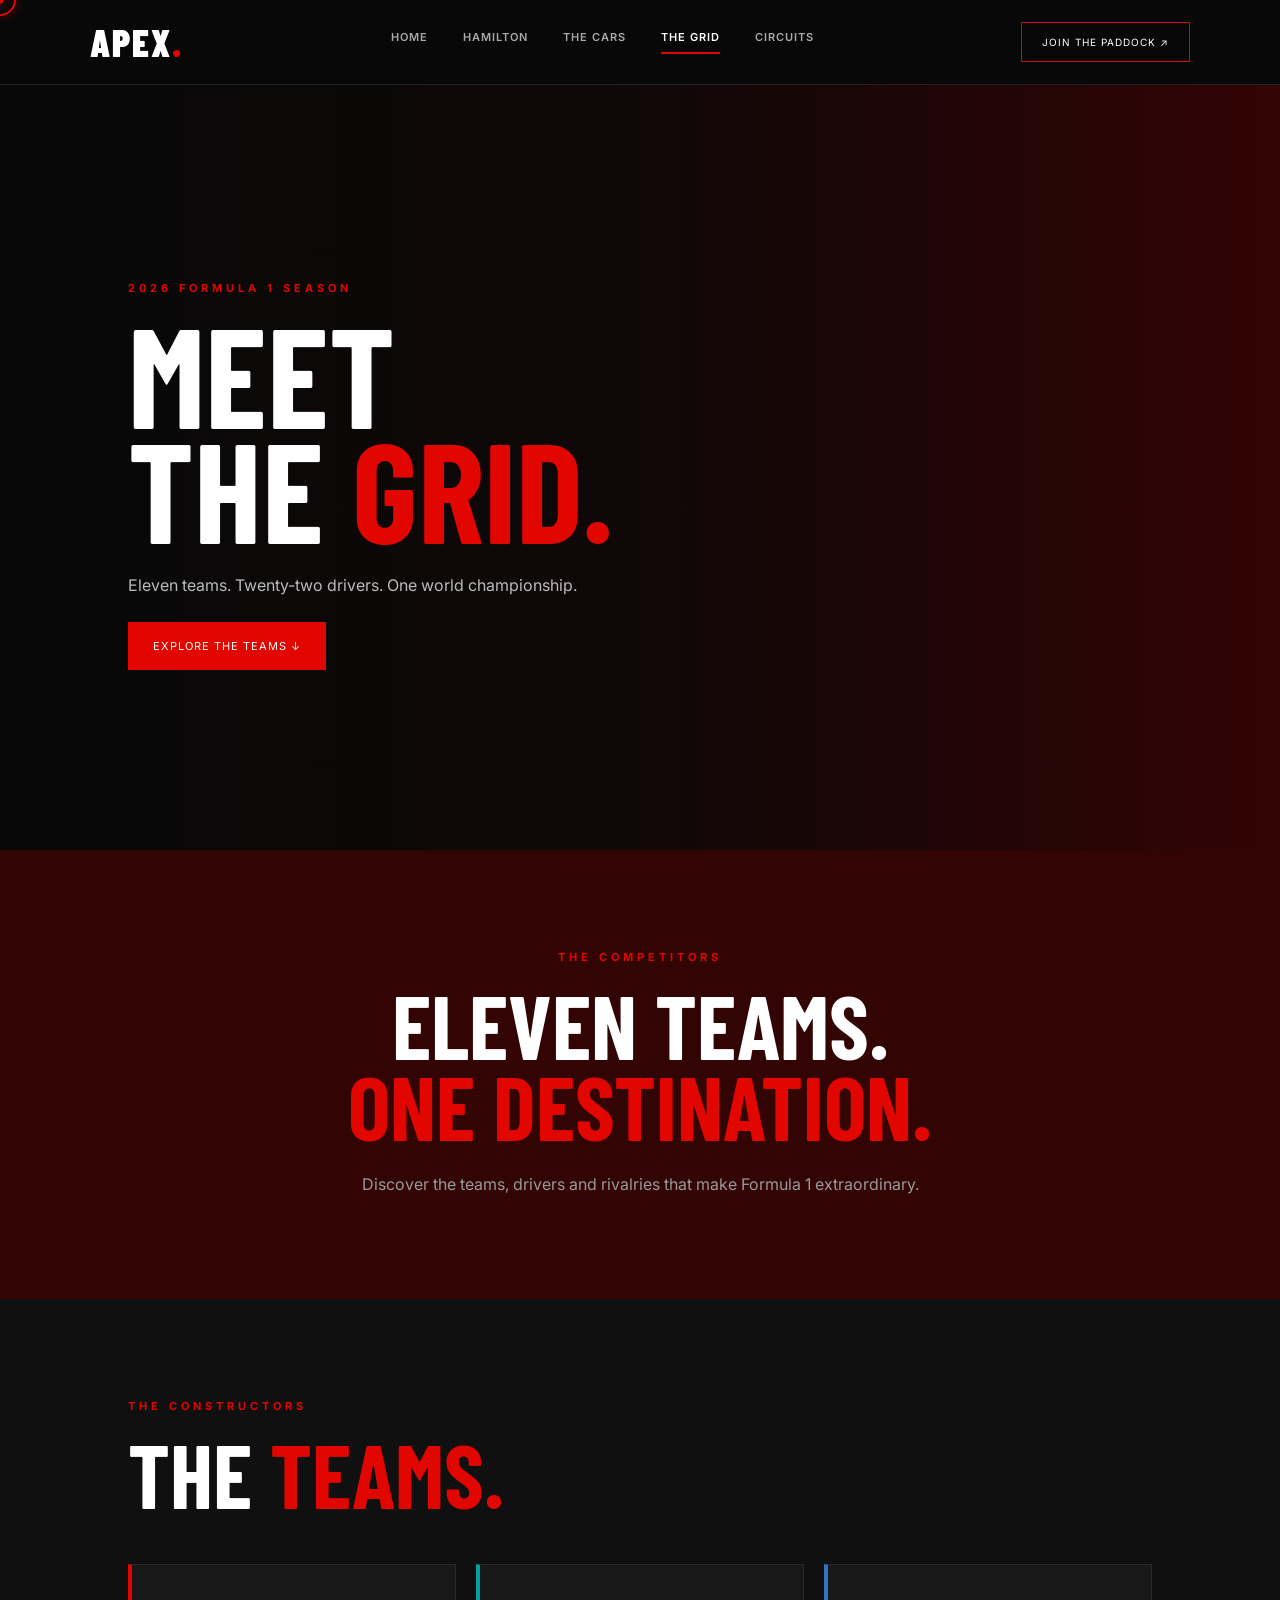
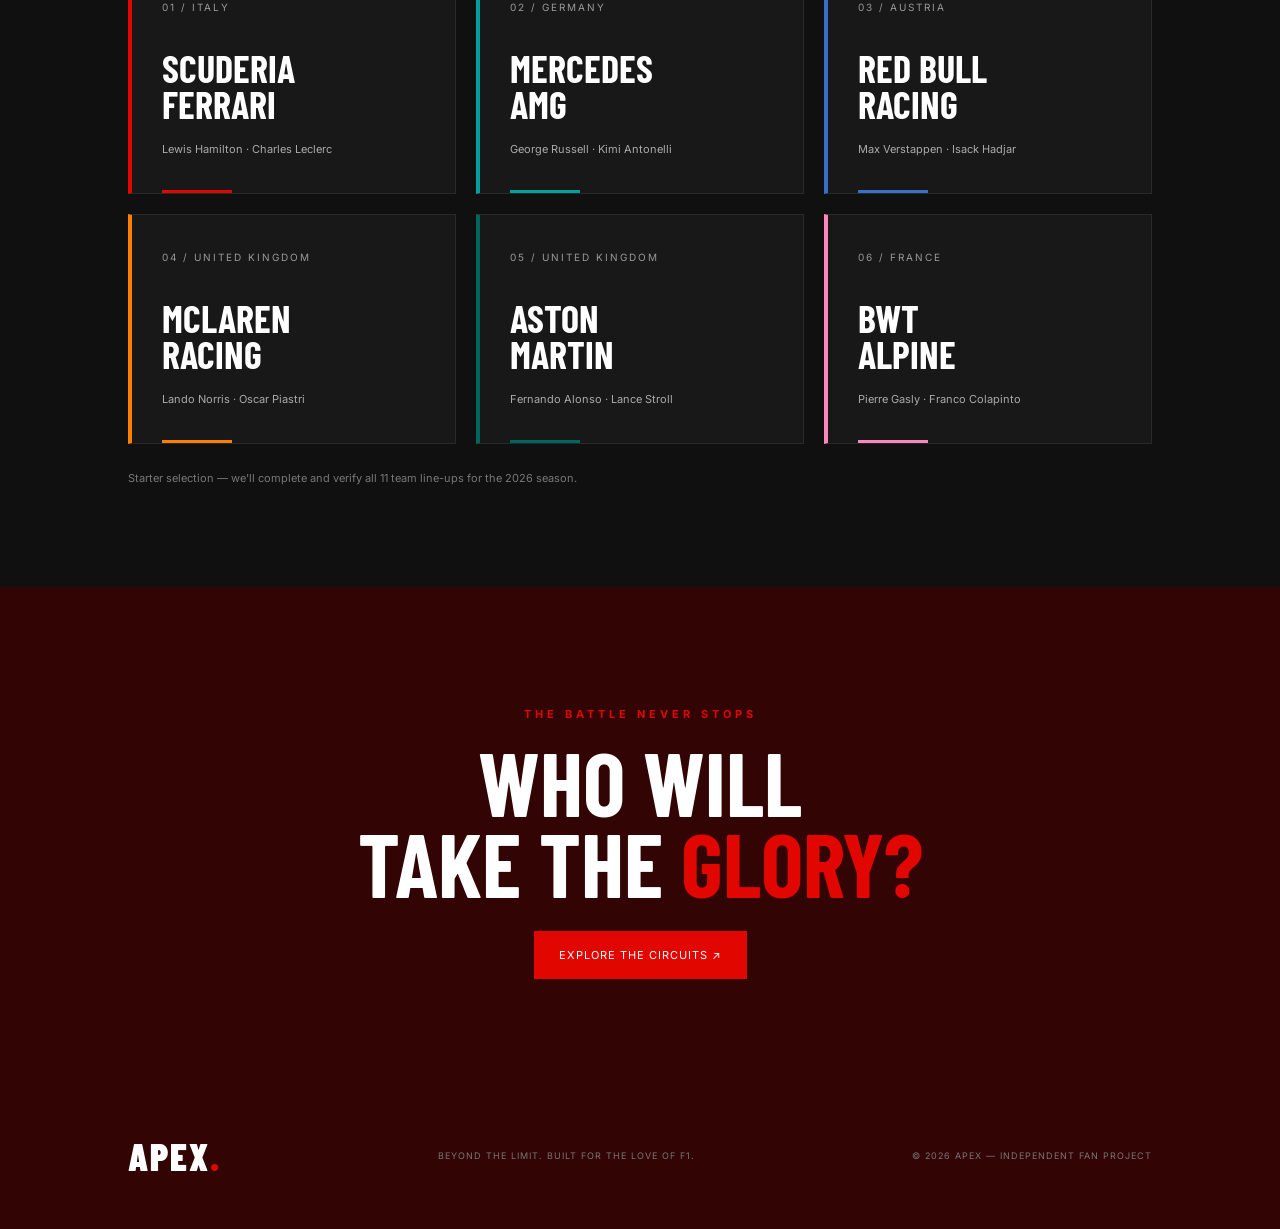
<file: grid.html>
<!DOCTYPE html>
<html lang="en">
<head>
    <meta charset="UTF-8">
    <meta name="viewport" content="width=device-width, initial-scale=1.0">
    <title>The Grid | APEX</title>
    <link rel="stylesheet" href="../style.css">

    <link href="https://fonts.googleapis.com/css2?family=Barlow+Condensed:wght@400;600;700;900&family=Inter:wght@300;400;600&display=swap" rel="stylesheet">
</head>

<body>

<header class="navbar">
    <a href="../index.html" class="logo">APEX<span>.</span></a>

    <nav class="nav-links">
        <a href="../index.html">HOME</a>
        <a href="hamilton.html">HAMILTON</a>
        <a href="cars.html">THE CARS</a>
        <a href="grid.html" class="active">THE GRID</a>
        <a href="circuits.html">CIRCUITS</a>
    </nav>

    <a href="login.html" class="login-btn">JOIN THE PADDOCK ↗</a>
</header>

<main>

    <section class="grid-hero">
        <div class="grid-hero-content">
            <p class="eyebrow">2026 FORMULA 1 SEASON</p>
            <h1>MEET<br>THE <span>GRID.</span></h1>
            <p>
                Eleven teams. Twenty-two drivers.
                One world championship.
            </p>
            <a href="#teams" class="primary-btn">EXPLORE THE TEAMS ↓</a>
        </div>
    </section>

    <section class="grid-intro">
        <p class="eyebrow">THE COMPETITORS</p>
        <h2>ELEVEN TEAMS.<br><span>ONE DESTINATION.</span></h2>
        <p>
            Discover the teams, drivers and rivalries
            that make Formula 1 extraordinary.
        </p>
    </section>

    <section class="teams-section" id="teams">

        <div class="teams-heading">
            <p class="eyebrow">THE CONSTRUCTORS</p>
            <h2>THE <span>TEAMS.</span></h2>
        </div>

        <div class="team-grid">

            <article class="team-card ferrari">
                <span>01 / ITALY</span>
                <h3>SCUDERIA<br>FERRARI</h3>
                <p>Lewis Hamilton · Charles Leclerc</p>
                <div class="team-line"></div>
            </article>

            <article class="team-card mercedes">
                <span>02 / GERMANY</span>
                <h3>MERCEDES<br>AMG</h3>
                <p>George Russell · Kimi Antonelli</p>
                <div class="team-line"></div>
            </article>

            <article class="team-card redbull">
                <span>03 / AUSTRIA</span>
                <h3>RED BULL<br>RACING</h3>
                <p>Max Verstappen · Isack Hadjar</p>
                <div class="team-line"></div>
            </article>

            <article class="team-card mclaren">
                <span>04 / UNITED KINGDOM</span>
                <h3>MCLAREN<br>RACING</h3>
                <p>Lando Norris · Oscar Piastri</p>
                <div class="team-line"></div>
            </article>

            <article class="team-card aston">
                <span>05 / UNITED KINGDOM</span>
                <h3>ASTON<br>MARTIN</h3>
                <p>Fernando Alonso · Lance Stroll</p>
                <div class="team-line"></div>
            </article>

            <article class="team-card alpine">
                <span>06 / FRANCE</span>
                <h3>BWT<br>ALPINE</h3>
                <p>Pierre Gasly · Franco Colapinto</p>
                <div class="team-line"></div>
            </article>

        </div>

        <p class="grid-note">
            Starter selection — we'll complete and verify all
            11 team line-ups for the 2026 season.
        </p>

    </section>

    <section class="grid-final">
        <p class="eyebrow">THE BATTLE NEVER STOPS</p>
        <h2>WHO WILL<br>TAKE THE <span>GLORY?</span></h2>
        <a href="circuits.html" class="primary-btn">EXPLORE THE CIRCUITS ↗</a>
    </section>

</main>

<footer>
    <a href="../index.html" class="logo">APEX<span>.</span></a>
    <p>BEYOND THE LIMIT. BUILT FOR THE LOVE OF F1.</p>
    <span>© 2026 APEX — INDEPENDENT FAN PROJECT</span>
</footer>
   <script src="../index.js"></script>
</body>
</html>
</file>
<file: style.css>
/* GENERAL RESET */

* {
    margin: 0;
    padding: 0;
    box-sizing: border-box;
}

html {
    scroll-behavior: smooth;
}

body {
    background: #330404;
    color: #ffffff;
    font-family: 'Inter', sans-serif;
    overflow-x: hidden;
}

:root {
    --red: #e10600;
    --black: #080808;
    --grey: #999999;
}

/* LOADER */

.loader {
    position: fixed;
    inset: 0;
    background: #080808;
    display: grid;
    place-items: center;
    z-index: 9999;
    animation: loaderExit 1s ease 2s forwards;
}

.loader-content {
    text-align: center;
}

.loader h1 {
    font-family: 'Barlow Condensed', sans-serif;
    font-size: 80px;
    letter-spacing: 8px;
}

.loader h1 span,
.logo span {
    color: var(--red);
}

.loader p {
    letter-spacing: 5px;
    font-size: 10px;
}

.loader-line {
    width: 150px;
    height: 2px;
    background: var(--red);
    margin-top: 25px;
    animation: loading 2s ease forwards;
}

@keyframes loading {
    from { width: 0; }
    to { width: 150px; }
}

@keyframes loaderExit {
    to {
        opacity: 0;
        visibility: hidden;
    }
}

/* NAVBAR */

.navbar {
    height: 85px;
    width: 100%;
    padding: 0 7%;
    display: flex;
    align-items: center;
    justify-content: space-between;
    background: #080808;
    border-bottom: 1px solid #222;
    position: relative;
    z-index: 100;
}

.logo {
    font-family: 'Barlow Condensed', sans-serif;
    font-size: 38px;
    font-weight: 900;
    color: white;
    text-decoration: none;
    letter-spacing: 2px;
}

.nav-links {
    display: flex;
    gap: 35px;
}

.nav-links a {
    text-decoration: none;
    color: #aaa;
    font-size: 11px;
    font-weight: 600;
    letter-spacing: 1px;
    transition: 0.3s;
}

.nav-links a:hover,
.nav-links a.active {
    color: white;
}

.nav-links a.active::after {
    content: "";
    display: block;
    height: 2px;
    background: var(--red);
    margin-top: 8px;
}

.login-btn {
    color: white;
    border: 1px solid var(--red);
    padding: 13px 20px;
    font-size: 10px;
    letter-spacing: 1px;
    text-decoration: none;
    transition: 0.3s;
}

.login-btn:hover {
    background: var(--red);
}

.menu-toggle {
    display: none;
    background: none;
    color: white;
    border: none;
    font-size: 25px;
    cursor: pointer;
}

/* HERO */

.hero {
    min-height: 680px;
    height: calc(100vh - 85px);
    max-height: 900px;
    position: relative;
    display: flex;
    align-items: center;
    padding: 0 10%;
    background:
        linear-gradient(90deg, #080808 0%, rgba(8,8,8,0.8) 40%, transparent 100%),
     url("https://commons.wikimedia.org/wiki/Special:FilePath/2025_Japan_GP_-_Ferrari_-_Lewis_Hamilton_-_FP1.jpg")
        center/cover no-repeat;
}

.hero-overlay {
    position: absolute;
    inset: 0;
    background: linear-gradient(0deg, #080808 0%, transparent 30%);
}

.hero-content {
    position: relative;
    z-index: 2;
    animation: heroReveal 1s ease both;
}

.eyebrow {
    color: var(--red);
    font-size: 11px;
    font-weight: 700;
    letter-spacing: 4px;
    margin-bottom: 20px;
}

.hero h1 {
    font-family: 'Barlow Condensed', sans-serif;
    font-size: clamp(75px, 10vw, 145px);
    font-weight: 900;
    line-height: 0.8;
    letter-spacing: -3px;
}

.hero h1 span {
    color: var(--red);
}

.hero-description {
    color: #ccc;
    max-width: 400px;
    line-height: 1.8;
    margin-top: 30px;
    font-size: 14px;
}

.hero-buttons {
    display: flex;
    gap: 20px;
    margin-top: 35px;
    flex-wrap: wrap;
}

.primary-btn,
.secondary-btn {
    padding: 17px 25px;
    font-size: 11px;
    letter-spacing: 1px;
    text-decoration: none;
    transition: 0.3s;
}

.primary-btn {
    background: var(--red);
    color: white;
}

.primary-btn:hover {
    background: white;
    color: black;
    transform: translateY(-4px);
}

.secondary-btn {
    border: 1px solid #666;
    color: white;
}

.secondary-btn:hover {
    border-color: var(--red);
    color: var(--red);
}

.hero-bottom {
    position: absolute;
    bottom: 35px;
    left: 10%;
    right: 10%;
    display: flex;
    justify-content: space-between;
    color: #999;
    font-size: 9px;
    letter-spacing: 2px;
}

.vertical-text {
    position: absolute;
    right: 3%;
    top: 40%;
    writing-mode: vertical-rl;
    color: #777;
    font-size: 9px;
    letter-spacing: 4px;
}

/* HAMILTON SECTION */

.hamilton-section {
    padding: 120px 10%;
}

.section-heading h2,
.experience-section h2 {
    font-family: 'Barlow Condensed', sans-serif;
    font-size: clamp(45px, 6vw, 80px);
    line-height: 0.95;
}

.section-heading h2 span,
.experience-section h2 span {
    color: var(--red);
}

.hamilton-content {
    display: grid;
    grid-template-columns: 1.1fr 0.9fr;
    gap: 70px;
    align-items: center;
    margin-top: 60px;
}

.hamilton-image {
    overflow: hidden;
}

.hamilton-image img {
    width: 100%;
    height: 480px;
    object-fit: cover;
    filter: grayscale(40%);
    transition: 0.6s;
}

.hamilton-image:hover img {
    transform: scale(1.05);
    filter: grayscale(0%);
}

.hamilton-info h3 {
    font-family: 'Barlow Condensed', sans-serif;
    font-size: 65px;
    line-height: 0.9;
    margin-bottom: 25px;
}

.hamilton-info > p:not(.eyebrow) {
    color: var(--grey);
    font-size: 13px;
    line-height: 2;
    margin-bottom: 30px;
}

.text-link {
    color: white;
    text-decoration: none;
    font-size: 11px;
    letter-spacing: 2px;
    border-bottom: 1px solid var(--red);
    padding-bottom: 10px;
}

.stats {
    display: flex;
    gap: 30px;
    margin-top: 55px;
    flex-wrap: wrap;
}

.stats h4 {
    font-family: 'Barlow Condensed', sans-serif;
    font-size: 42px;
    color: var(--red);
}

.stats span {
    display: block;
    color: #999;
    font-size: 9px;
    letter-spacing: 1px;
    margin-top: 5px;
}

/* EXPERIENCE */

.experience-section {
    padding: 100px 10%;
    background: #101010;
}

.experience-section h2 {
    margin-bottom: 60px;
}

.experience-cards {
    display: grid;
    grid-template-columns: repeat(3, 1fr);
    gap: 20px;
}

.experience-card {
    position: relative;
    padding: 40px 30px;
    min-height: 230px;
    border: 1px solid #292929;
    color: white;
    text-decoration: none;
    transition: 0.4s;
}

.experience-card:hover {
    background: #1a1a1a;
    border-color: var(--red);
    transform: translateY(-8px);
}

.experience-card > span:first-child {
    color: var(--red);
    font-size: 11px;
}

.experience-card h3 {
    font-family: 'Barlow Condensed', sans-serif;
    font-size: 35px;
    margin-top: 30px;
}

.experience-card p {
    color: #999;
    font-size: 12px;
    margin-top: 10px;
}

.card-arrow {
    position: absolute;
    right: 25px;
    bottom: 25px;
    color: var(--red);
}

/* FOOTER */

footer {
    padding: 50px 10%;
    display: flex;
    align-items: center;
    justify-content: space-between;
    gap: 20px;
    flex-wrap: wrap;
}

footer p,
footer > span {
    color: #777;
    font-size: 9px;
    letter-spacing: 1px;
}

/* ANIMATION */

@keyframes heroReveal {
    from {
        opacity: 0;
        transform: translateY(40px);
    }

    to {
        opacity: 1;
        transform: translateY(0);
    }
}

/* RESPONSIVE DESIGN */

@media (max-width: 900px) {

    .nav-links {
        gap: 15px;
    }

    .login-btn {
        display: none;
    }

    .hamilton-content {
        gap: 35px;
    }

    .experience-cards {
        grid-template-columns: 1fr 1fr;
    }
}

@media (max-width: 650px) {

    .navbar {
        padding: 0 6%;
    }

    .menu-toggle {
        display: block;
    }

    .nav-links {
        display: none;
        position: absolute;
        top: 85px;
        left: 0;
        width: 100%;
        background: #080808;
        padding: 25px;
        flex-direction: column;
        border-bottom: 1px solid #333;
    }

    .nav-links.show {
        display: flex;
    }

    .hero {
        min-height: 650px;
        padding: 0 7%;
        background-position: 60% center;
    }

    .hero-bottom {
        left: 7%;
        right: 7%;
    }

    .vertical-text {
        display: none;
    }

    .hamilton-section,
    .experience-section {
        padding: 80px 7%;
    }

    .hamilton-content {
        grid-template-columns: 1fr;
    }

    .hamilton-image img {
        height: 350px;
    }

    .experience-cards {
        grid-template-columns: 1fr;
    }

    .hamilton-info h3 {
        font-size: 55px;
    }

    footer {
        padding: 40px 7%;
        flex-direction: column;
        align-items: flex-start;
    }
}

@media (prefers-reduced-motion: reduce) {
    *, *::before, *::after {
        animation-duration: 0.01ms !important;
        transition-duration: 0.01ms !important;
        scroll-behavior: auto !important;
    }
}

/* ==========================
   THE CARS PAGE
========================== */

.cars-hero {
    min-height: 650px;
    height: 85vh;
    display: flex;
    align-items: center;
    padding: 0 10%;

    background:
        linear-gradient(90deg, #080808 5%, rgba(8,8,8,0.7), transparent),
        url("https://images.unsplash.com/photo-1504707748692-419802cf939d?w=2000")
        center/cover no-repeat;
}

.cars-hero-content {
    max-width: 650px;
    animation: heroReveal 1s ease both;
}

.cars-hero h1 {
    font-family: 'Barlow Condensed', sans-serif;
    font-size: clamp(75px, 10vw, 140px);
    line-height: 0.85;
    margin-bottom: 30px;
}

.cars-hero h1 span {
    color: var(--red);
}

.cars-hero-content > p:not(.eyebrow) {
    color: #bbb;
    line-height: 1.8;
    max-width: 400px;
    margin-bottom: 35px;
}

.cars-intro {
    padding: 110px 10%;
    text-align: center;
}

.cars-intro h2,
.machines-heading h2,
.cars-final h2 {
    font-family: 'Barlow Condensed', sans-serif;
    font-size: clamp(50px, 7vw, 90px);
    line-height: 0.9;
}

.cars-intro h2 span,
.machines-heading h2 span,
.cars-final h2 span {
    color: var(--red);
}

.intro-text {
    color: #999;
    max-width: 650px;
    line-height: 2;
    font-size: 14px;
    margin: 30px auto 0;
}

.machines {
    padding: 100px 10%;
    background: #101010;
}

.machines-heading {
    margin-bottom: 50px;
}

.machine-grid {
    display: grid;
    grid-template-columns: repeat(3, 1fr);
    gap: 25px;
}

.machine-card {
    background: #181818;
    border: 1px solid #292929;
    overflow: hidden;
    transition: 0.4s;
}

.machine-card:hover {
    transform: translateY(-10px);
    border-color: var(--red);
}

.machine-card img {
    width: 100%;
    height: 240px;
    object-fit: cover;
    transition: 0.6s;
}

.machine-card:hover img {
    transform: scale(1.07);
}

.machine-info {
    padding: 25px;
}

.machine-info span {
    color: var(--red);
    font-size: 10px;
    letter-spacing: 2px;
}

.machine-info h3 {
    font-family: 'Barlow Condensed', sans-serif;
    font-size: 29px;
    margin: 20px 0 10px;
}

.machine-info p {
    color: #999;
    font-size: 12px;
    line-height: 1.8;
}

.cars-final {
    padding: 120px 10%;
    text-align: center;
}

.cars-final h2 {
    margin-bottom: 40px;
}

/* MOBILE */

@media (max-width: 800px) {
    .machine-grid {
        grid-template-columns: 1fr 1fr;
    }
}

@media (max-width: 550px) {
    .cars-hero {
        padding: 0 7%;
        min-height: 600px;
    }

    .cars-intro,
    .machines,
    .cars-final {
        padding: 80px 7%;
    }

    .machine-grid {
        grid-template-columns: 1fr;
    }
}

/* ==========================
   THE GRID PAGE
========================== */

.grid-hero {
    min-height: 650px;
    height: 85vh;
    display: flex;
    align-items: center;
    padding: 0 10%;
    background:
        linear-gradient(90deg, #080808 5%, rgba(8,8,8,.8), transparent),
        url("https://images.unsplash.com/photo-1504707748692-419802cf939d?w=2000")
        center/cover no-repeat;
}

.grid-hero-content {
    animation: heroReveal 1s ease both;
}

.grid-hero h1 {
    font-family: 'Barlow Condensed', sans-serif;
    font-size: clamp(80px, 11vw, 145px);
    line-height: .82;
    margin-bottom: 25px;
}

.grid-hero h1 span {
    color: var(--red);
}

.grid-hero-content > p:not(.eyebrow) {
    color: #bbb;
    margin-bottom: 35px;
    line-height: 1.8;
}

.grid-intro {
    padding: 100px 10%;
    text-align: center;
}

.grid-intro h2,
.teams-heading h2,
.grid-final h2 {
    font-family: 'Barlow Condensed', sans-serif;
    font-size: clamp(50px, 7vw, 90px);
    line-height: .9;
}

.grid-intro h2 span,
.teams-heading h2 span,
.grid-final h2 span {
    color: var(--red);
}

.grid-intro > p:last-child {
    color: #999;
    margin-top: 25px;
    line-height: 1.8;
}

.teams-section {
    padding: 100px 10%;
    background: #101010;
}

.teams-heading {
    margin-bottom: 50px;
}

.team-grid {
    display: grid;
    grid-template-columns: repeat(3, 1fr);
    gap: 20px;
}

.team-card {
    min-height: 230px;
    padding: 30px;
    background: #181818;
    border: 1px solid #292929;
    border-left: 4px solid var(--team-color);
    position: relative;
    overflow: hidden;
    transition: .4s;
}

.team-card:hover {
    transform: translateY(-8px);
    background: #202020;
}

.team-card > span {
    color: #999;
    font-size: 10px;
    letter-spacing: 2px;
}

.team-card h3 {
    font-family: 'Barlow Condensed', sans-serif;
    font-size: 38px;
    line-height: .95;
    margin-top: 35px;
}

.team-card p {
    color: #aaa;
    font-size: 11px;
    margin-top: 20px;
}

.team-line {
    position: absolute;
    width: 70px;
    height: 3px;
    background: var(--team-color);
    bottom: 0;
    left: 30px;
    transition: .4s;
}

.team-card:hover .team-line {
    width: calc(100% - 60px);
}

.ferrari { --team-color: #e10600; }
.mercedes { --team-color: #00a19c; }
.redbull { --team-color: #3671c6; }
.mclaren { --team-color: #ff8000; }
.aston { --team-color: #00665e; }
.alpine { --team-color: #ff87bc; }

.grid-note {
    color: #777;
    font-size: 11px;
    margin-top: 25px;
    line-height: 1.7;
}

.grid-final {
    padding: 120px 10%;
    text-align: center;
}

.grid-final h2 {
    margin-bottom: 40px;
}

@media (max-width: 800px) {
    .team-grid {
        grid-template-columns: repeat(2, 1fr);
    }
}

@media (max-width: 550px) {
    .grid-hero {
        padding: 0 7%;
    }

    .grid-intro,
    .teams-section,
    .grid-final {
        padding: 80px 7%;
    }

    .team-grid {
        grid-template-columns: 1fr;
    }
}

/* ==========================
   CIRCUITS PAGE
========================== */

.circuit-hero {
    min-height: 650px;
    height: 85vh;
    display: flex;
    align-items: center;
    padding: 0 10%;

    background:
        linear-gradient(90deg, #080808 5%, rgba(8,8,8,.75), transparent),
        url("https://images.unsplash.com/photo-1504707748692-419802cf939d?w=2000")
        center/cover no-repeat;
}

.circuit-hero-content {
    animation: heroReveal 1s ease both;
}

.circuit-hero h1 {
    font-family: 'Barlow Condensed', sans-serif;
    font-size: clamp(65px, 9vw, 130px);
    line-height: .85;
    margin-bottom: 25px;
}

.circuit-hero h1 span {
    color: var(--red);
}

.circuit-hero-content > p:not(.eyebrow) {
    color: #bbb;
    line-height: 1.8;
    max-width: 420px;
    margin-bottom: 35px;
}

.circuit-intro {
    padding: 110px 10%;
    text-align: center;
}

.circuit-intro h2,
.destinations-heading h2,
.circuit-final h2 {
    font-family: 'Barlow Condensed', sans-serif;
    font-size: clamp(50px, 7vw, 90px);
    line-height: .9;
}

.circuit-intro h2 span,
.destinations-heading h2 span,
.circuit-final h2 span {
    color: var(--red);
}

.circuit-intro > p:last-child {
    color: #999;
    max-width: 600px;
    margin: 25px auto 0;
    line-height: 1.8;
}

.destinations {
    padding: 100px 10%;
    background: #101010;
}

.destinations-heading {
    margin-bottom: 50px;
}

.circuit-grid {
    display: grid;
    grid-template-columns: repeat(2, 1fr);
    gap: 25px;
}

.circuit-card {
    background: #181818;
    overflow: hidden;
    border: 1px solid #292929;
    transition: .4s;
}

.circuit-card:hover {
    transform: translateY(-8px);
    border-color: var(--red);
}

.circuit-card img {
    width: 100%;
    height: 280px;
    object-fit: cover;
    transition: .6s;
}

.circuit-card:hover img {
    transform: scale(1.06);
}

.circuit-info {
    padding: 30px;
}

.circuit-info > span:first-child {
    color: var(--red);
    font-size: 10px;
    letter-spacing: 2px;
}

.circuit-info h3 {
    font-family: 'Barlow Condensed', sans-serif;
    font-size: 40px;
    margin-top: 15px;
}

.circuit-info p {
    color: #999;
    font-size: 12px;
    line-height: 1.8;
    margin: 12px 0 20px;
}

.circuit-country {
    font-size: 10px;
    letter-spacing: 2px;
    color: white;
}

.circuit-final {
    padding: 120px 10%;
    text-align: center;
}

.circuit-final h2 {
    margin-bottom: 40px;
}

/* RESPONSIVE */

@media (max-width: 650px) {

    .circuit-hero {
        padding: 0 7%;
    }

    .circuit-intro,
    .destinations,
    .circuit-final {
        padding: 80px 7%;
    }

    .circuit-grid {
        grid-template-columns: 1fr;
    }

}

/* =========================
   APEX LOGIN PAGE
========================= */

.auth-page {
    min-height: 100vh;
    background: #080808;
}

.auth-container {
    min-height: 100vh;
    display: grid;
    grid-template-columns: 1fr 1fr;
    padding-top: 90px;
}

.auth-content {
    display: flex;
    flex-direction: column;
    justify-content: center;
    padding: 70px 10%;
}

.auth-content h1 {
    font-family: 'Barlow Condensed', sans-serif;
    font-size: clamp(55px, 7vw, 95px);
    line-height: 0.9;
    margin: 20px 0;
}

.auth-content h1 span {
    color: #e10600;
}

.auth-description {
    color: #999;
    line-height: 1.8;
    max-width: 430px;
    font-size: 14px;
}

.auth-form {
    margin-top: 45px;
    max-width: 430px;
    width: 100%;
}

.auth-tabs {
    display: flex;
    gap: 30px;
    border-bottom: 1px solid #333;
    margin-bottom: 30px;
}

.auth-tab {
    background: none;
    border: none;
    color: #777;
    padding: 12px 0;
    cursor: pointer;
    font-family: 'Barlow Condensed', sans-serif;
    font-size: 18px;
    font-weight: 700;
    letter-spacing: 1px;
}

.auth-tab.active {
    color: white;
    border-bottom: 2px solid #e10600;
}

.form-group {
    display: flex;
    flex-direction: column;
    margin-bottom: 22px;
}

.form-group label {
    font-size: 11px;
    letter-spacing: 1.5px;
    color: #aaa;
    margin-bottom: 10px;
}

.form-group input {
    background: #141414;
    border: 1px solid #333;
    padding: 16px;
    color: white;
    outline: none;
    font-family: 'Inter', sans-serif;
    transition: 0.3s;
}

.form-group input:focus {
    border-color: #e10600;
}

.auth-submit {
    width: 100%;
    padding: 17px;
    margin-top: 10px;
    background: #e10600;
    color: white;
    border: none;
    font-family: 'Barlow Condensed', sans-serif;
    font-size: 20px;
    font-weight: 800;
    letter-spacing: 2px;
    cursor: pointer;
    transition: 0.3s;
}

.auth-submit:hover {
    background: white;
    color: #e10600;
}

.auth-footer {
    margin-top: 35px;
    color: #777;
    font-size: 10px;
    letter-spacing: 1px;
}

.auth-footer span {
    display: block;
    margin-top: 8px;
}

.auth-image {
    position: relative;
    background:
        linear-gradient(to top, rgba(0,0,0,0.9), rgba(0,0,0,0.1)),
        url('https://images.unsplash.com/photo-150 racing-placeholder?auto=format&fit=crop&w=1200&q=85');
    background-size: cover;
    background-position: center;
    min-height: 650px;
}

.auth-image-overlay {
    position: absolute;
    bottom: 70px;
    left: 50px;
}

.auth-image-overlay p {
    color: #e10600;
    font-weight: 700;
    letter-spacing: 4px;
}

.auth-image-overlay h2 {
    font-family: 'Barlow Condensed', sans-serif;
    font-size: 75px;
    line-height: 0.85;
}

@media (max-width: 800px) {
    .auth-container {
        grid-template-columns: 1fr;
    }

    .auth-content {
        padding: 60px 8%;
    }

    .auth-image {
        min-height: 400px;
    }
}

/* ==========================
   APEX IMAGE GALLERY
========================== */

.gallery-section {
    padding: 110px 10%;
    background: #080808;
}

.gallery-section .section-heading {
    margin-bottom: 50px;
}

.gallery-grid {
    display: grid;
    grid-template-columns: repeat(2, 1fr);
    gap: 22px;
}

.gallery-item {
    position: relative;
    height: 350px;
    overflow: hidden;
    background: #181818;
}

.gallery-item:first-child {
    grid-column: span 2;
    height: 480px;
}

.gallery-item img {
    width: 100%;
    height: 100%;
    object-fit: cover;
    filter: grayscale(25%);
    transition: transform 0.7s, filter 0.7s;
}

.gallery-item:hover img {
    transform: scale(1.06);
    filter: grayscale(0%);
}

.gallery-caption {
    position: absolute;
    inset: auto 0 0;
    padding: 35px;
    background: linear-gradient(
        transparent,
        rgba(0, 0, 0, 0.95)
    );
}

.gallery-caption span {
    color: #e10600;
    font-size: 10px;
    letter-spacing: 3px;
}

.gallery-caption h3 {
    font-family: 'Barlow Condensed', sans-serif;
    font-size: 32px;
    margin-top: 10px;
}

@media (max-width: 650px) {
    .gallery-section {
        padding: 80px 7%;
    }

    .gallery-grid {
        grid-template-columns: 1fr;
    }

    .gallery-item:first-child {
        grid-column: span 1;
        height: 350px;
    }

    .gallery-item {
        height: 300px;
    }
}

/* ==============================
   APEX ANIMATION EFFECTS
================================ */

/* Smooth scrolling */
html {
    scroll-behavior: smooth;
}

/* Hero entrance */
.hero h1 {
    animation: heroSlideUp 1s ease both;
}

.hero p {
    animation: heroSlideUp 1s ease 0.2s both;
}

.hero a,
.hero button {
    animation: heroSlideUp 1s ease 0.4s both;
}

@keyframes heroSlideUp {
    from {
        opacity: 0;
        transform: translateY(35px);
    }
    to {
        opacity: 1;
        transform: translateY(0);
    }
}

/* Scroll reveal */
.reveal {
    opacity: 0;
    transform: translateY(45px);
    transition: opacity 0.8s ease, transform 0.8s ease;
}

.reveal.active {
    opacity: 1;
    transform: translateY(0);
}

/* Gallery image hover */
.gallery-item img {
    transition: transform 0.7s ease, filter 0.7s ease;
}

.gallery-item:hover img {
    transform: scale(1.08);
    filter: brightness(1.1);
}

/* Card hover */
.experience-card {
    transition: transform 0.35s ease, border-color 0.35s ease,
                box-shadow 0.35s ease;
}

.experience-card:hover {
    transform: translateY(-10px);
    border-color: #e10600;
    box-shadow: 0 12px 35px rgba(225, 6, 0, 0.18);
}

/* Button hover */
button,
.hero a {
    transition: transform 0.3s ease, box-shadow 0.3s ease;
}

button:hover,
.hero a:hover {
    transform: translateY(-3px);
    box-shadow: 0 0 20px rgba(225, 6, 0, 0.4);
}

/* Respect reduced-motion preferences */
@media (prefers-reduced-motion: reduce) {
    *,
    *::before,
    *::after {
        animation-duration: 0.01ms !important;
        transition-duration: 0.01ms !important;
        scroll-behavior: auto !important;
    }
}
/* APEX F1 CUSTOM CURSOR */

* {
    cursor: none !important;
}

#apex-cursor {
    position: fixed;
    top: 0;
    left: 0;
    z-index: 99999;
    pointer-events: none;
}

.cursor-dot {
    position: absolute;
    width: 7px;
    height: 7px;
    background: #e10600;
    border-radius: 50%;
    transform: translate(-50%, -50%);
    box-shadow: 0 0 12px #e10600;
}

.cursor-ring {
    position: absolute;
    width: 32px;
    height: 32px;
    border: 2px solid #e10600;
    border-radius: 50%;
    transform: translate(-50%, -50%);
    box-shadow: 0 0 12px rgba(225, 6, 0, 0.35);
    transition: width 0.2s ease, height 0.2s ease,
                background 0.2s ease;
}

#apex-cursor.hovering .cursor-ring {
    width: 48px;
    height: 48px;
    background: rgba(225, 6, 0, 0.12);
}

@media (pointer: coarse) {
    #apex-cursor {
        display: none;
    }

    * {
        cursor: auto !important;
    }
}

/* ==========================
   APEX F1 STARTING LIGHTS
========================== */

#apex-intro {
    position: fixed;
    inset: 0;
    z-index: 1000000;
    background: #050505;
    display: flex;
    align-items: center;
    justify-content: center;
    transition: opacity 0.8s ease, visibility 0.8s ease;
}

.intro-content {
    text-align: center;
}

.intro-content h1 {
    font-family: 'Barlow Condensed', sans-serif;
    font-size: clamp(65px, 12vw, 110px);
    font-weight: 900;
    letter-spacing: 8px;
    color: white;
    animation: introTitle 0.8s ease both;
}

.intro-content h1 span {
    color: #e10600;
}

.intro-content p {
    color: #999;
    letter-spacing: 5px;
    font-size: 11px;
    margin-top: 5px;
    animation: introTitle 0.8s ease 0.3s both;
}

.starting-lights {
    display: flex;
    justify-content: center;
    gap: 15px;
    margin-top: 45px;
    padding: 18px 25px;
    background: #151515;
    border: 1px solid #333;
    border-radius: 12px;
}

.starting-lights .light {
    width: 23px;
    height: 23px;
    border-radius: 50%;
    background: #310000;
    border: 2px solid #555;
    box-shadow: inset 0 0 8px #000;
    animation: lightOn 0.2s ease forwards;
}

.starting-lights .light:nth-child(1) {
    animation-delay: 0.5s;
}

.starting-lights .light:nth-child(2) {
    animation-delay: 0.8s;
}

.starting-lights .light:nth-child(3) {
    animation-delay: 1.1s;
}

.starting-lights .light:nth-child(4) {
    animation-delay: 1.4s;
}

.starting-lights .light:nth-child(5) {
    animation-delay: 1.7s;
}

@keyframes lightOn {
    to {
        background: #e10600;
        border-color: #ff3333;
        box-shadow: 0 0 15px #e10600,
                    0 0 35px rgba(225, 6, 0, 0.7);
    }
}

.intro-finished .starting-lights .light {
    animation: lightsOut 0.15s ease forwards;
}

@keyframes lightsOut {
    to {
        background: #310000;
        box-shadow: none;
        border-color: #555;
    }
}

.intro-finished {
    opacity: 0;
    visibility: hidden;
}

@keyframes introTitle {
    from {
        opacity: 0;
        transform: translateY(25px);
    }
    to {
        opacity: 1;
        transform: translateY(0);
    }
}

@media (prefers-reduced-motion: reduce) {
    #apex-intro {
        display: none;
    }
}
/* HAMILTON FEATURE IMAGE */

.hamilton-photo {
    width: 100%;
    max-width: 550px;
    height: 380px;
    overflow: hidden;
    border: 1px solid #333;
    position: relative;
}

.hamilton-photo img {
    width: 100%;
    height: 100%;
    object-fit: cover;
    transition: transform 0.7s ease;
}

.hamilton-photo:hover img {
    transform: scale(1.08);
}

.hamilton-photo::after {
    content: "";
    position: absolute;
    inset: 0;
    background: linear-gradient(
        transparent 65%,
        rgba(225, 6, 0, 0.2)
    );
    pointer-events: none;
}
</file>
